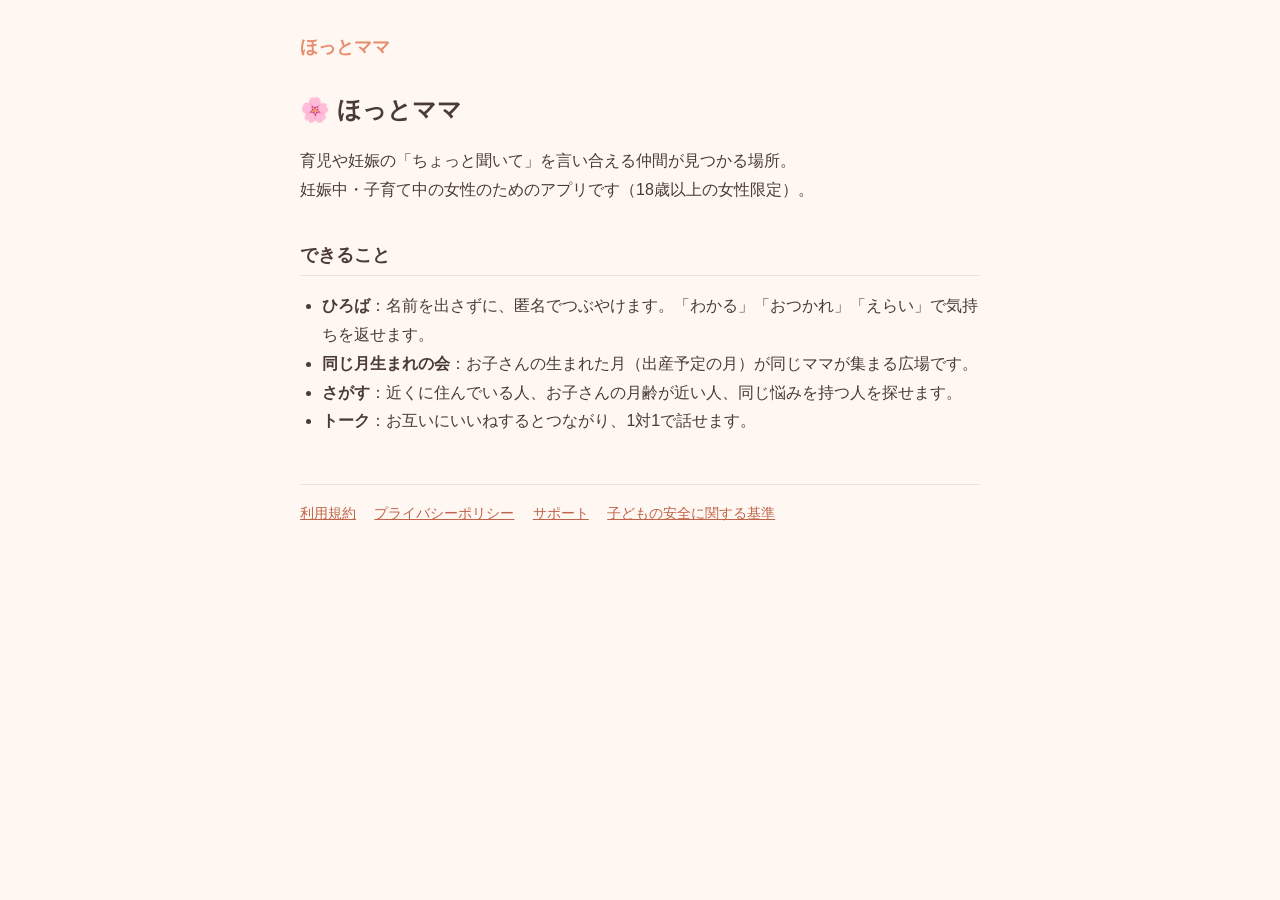
<file: index.html>
<!DOCTYPE html>
<html lang="ja">
<head>
<meta charset="UTF-8">
<meta name="viewport" content="width=device-width, initial-scale=1.0">
<title>ほっとママ</title>
<link rel="stylesheet" href="style.css">
</head>
<body>

<header><a class="brand" href="./">ほっとママ</a></header>

<h1>🌸 ほっとママ</h1>
<p>
育児や妊娠の「ちょっと聞いて」を言い合える仲間が見つかる場所。<br>
妊娠中・子育て中の女性のためのアプリです（18歳以上の女性限定）。
</p>

<h2>できること</h2>
<ul>
  <li><strong>ひろば</strong>：名前を出さずに、匿名でつぶやけます。「わかる」「おつかれ」「えらい」で気持ちを返せます。</li>
  <li><strong>同じ月生まれの会</strong>：お子さんの生まれた月（出産予定の月）が同じママが集まる広場です。</li>
  <li><strong>さがす</strong>：近くに住んでいる人、お子さんの月齢が近い人、同じ悩みを持つ人を探せます。</li>
  <li><strong>トーク</strong>：お互いにいいねするとつながり、1対1で話せます。</li>
</ul>

<footer>
  <a href="terms.html">利用規約</a>
  <a href="privacy.html">プライバシーポリシー</a>
  <a href="support.html">サポート</a>
  <a href="child-safety.html">子どもの安全に関する基準</a>
</footer>

</body>
</html>
</file>
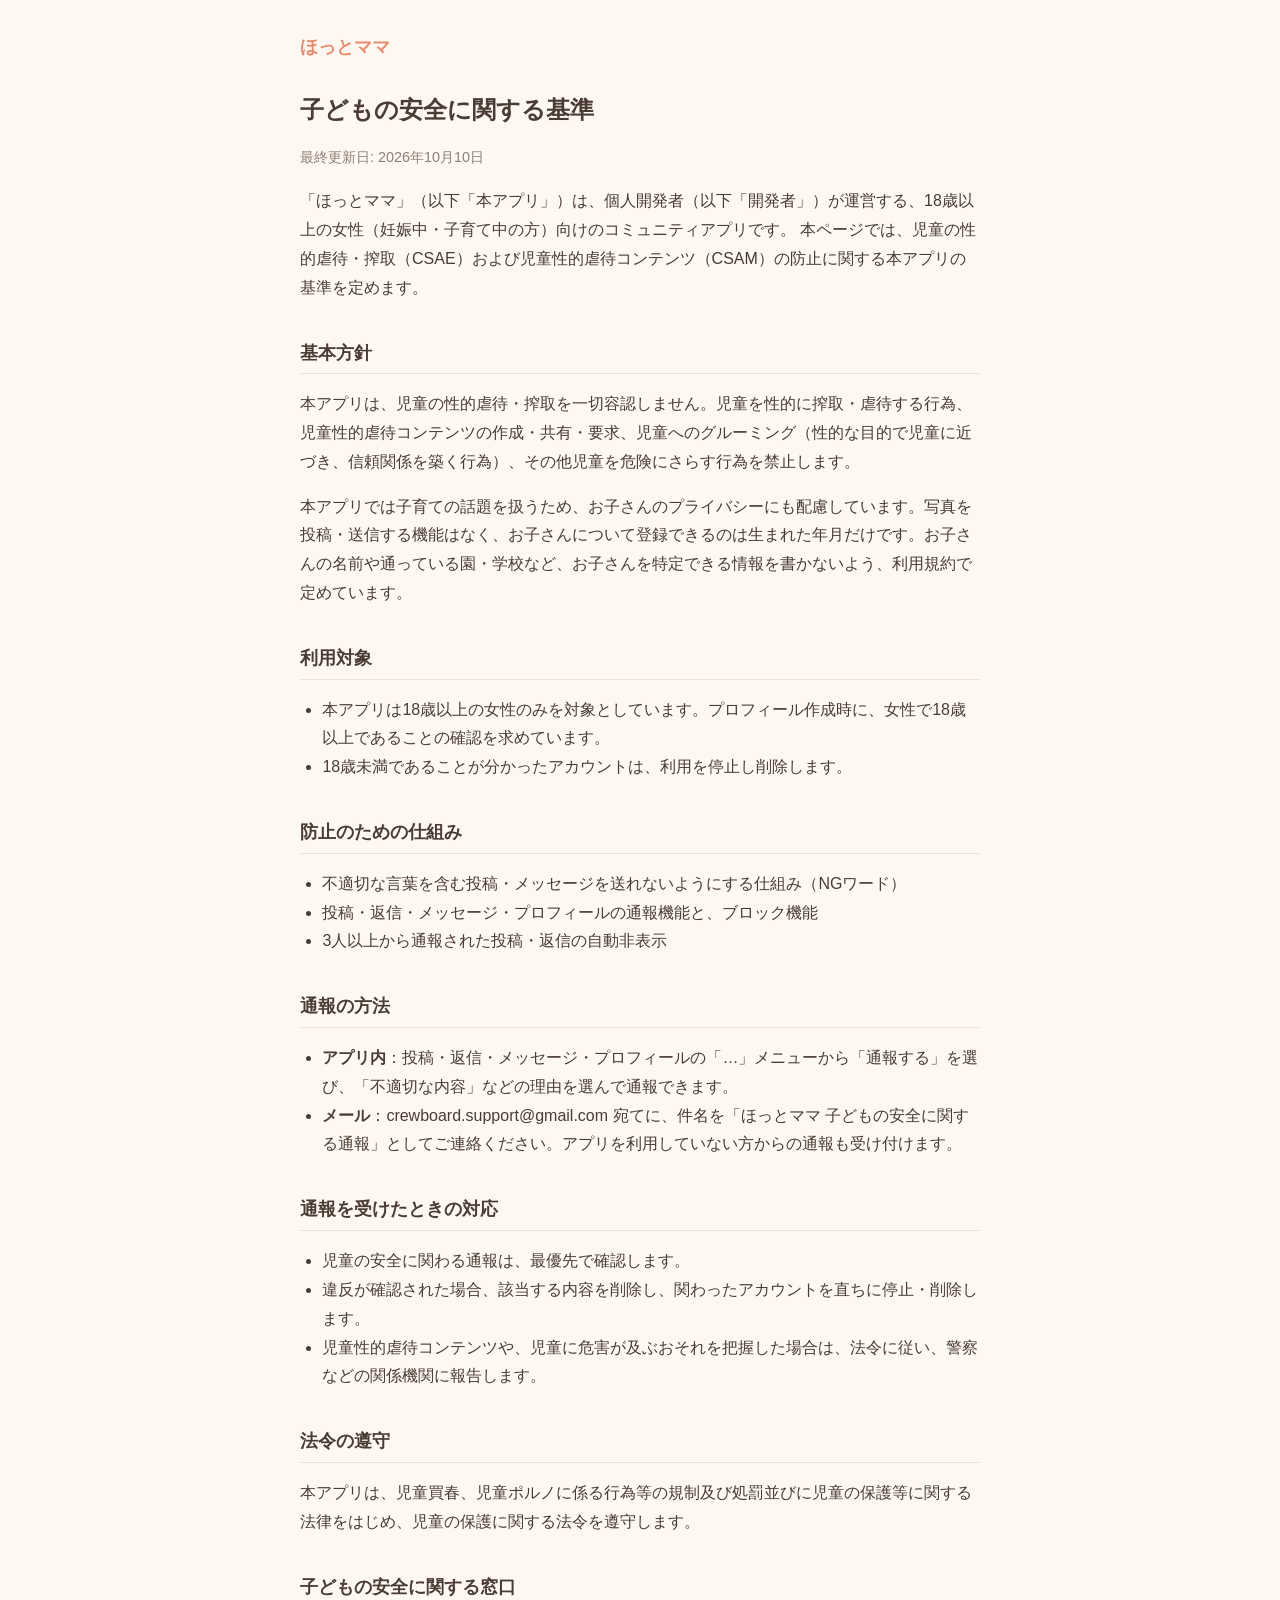
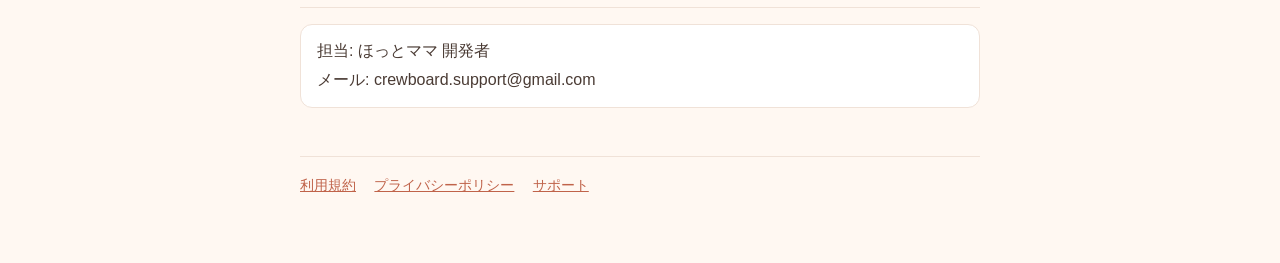
<file: child-safety.html>
<!DOCTYPE html>
<html lang="ja">
<head>
<meta charset="UTF-8">
<meta name="viewport" content="width=device-width, initial-scale=1.0">
<title>子どもの安全に関する基準 | ほっとママ</title>
<link rel="stylesheet" href="style.css">
</head>
<body>

<header><a class="brand" href="./">ほっとママ</a></header>

<h1>子どもの安全に関する基準</h1>
<p class="updated">最終更新日: 2026年10月10日</p>

<p>
「ほっとママ」（以下「本アプリ」）は、個人開発者（以下「開発者」）が運営する、18歳以上の女性（妊娠中・子育て中の方）向けのコミュニティアプリです。
本ページでは、児童の性的虐待・搾取（CSAE）および児童性的虐待コンテンツ（CSAM）の防止に関する本アプリの基準を定めます。
</p>

<h2>基本方針</h2>
<p>
本アプリは、児童の性的虐待・搾取を一切容認しません。児童を性的に搾取・虐待する行為、児童性的虐待コンテンツの作成・共有・要求、児童へのグルーミング（性的な目的で児童に近づき、信頼関係を築く行為）、その他児童を危険にさらす行為を禁止します。
</p>
<p>
本アプリでは子育ての話題を扱うため、お子さんのプライバシーにも配慮しています。写真を投稿・送信する機能はなく、お子さんについて登録できるのは生まれた年月だけです。お子さんの名前や通っている園・学校など、お子さんを特定できる情報を書かないよう、利用規約で定めています。
</p>

<h2>利用対象</h2>
<ul>
  <li>本アプリは18歳以上の女性のみを対象としています。プロフィール作成時に、女性で18歳以上であることの確認を求めています。</li>
  <li>18歳未満であることが分かったアカウントは、利用を停止し削除します。</li>
</ul>

<h2>防止のための仕組み</h2>
<ul>
  <li>不適切な言葉を含む投稿・メッセージを送れないようにする仕組み（NGワード）</li>
  <li>投稿・返信・メッセージ・プロフィールの通報機能と、ブロック機能</li>
  <li>3人以上から通報された投稿・返信の自動非表示</li>
</ul>

<h2>通報の方法</h2>
<ul>
  <li><strong>アプリ内</strong>：投稿・返信・メッセージ・プロフィールの「…」メニューから「通報する」を選び、「不適切な内容」などの理由を選んで通報できます。</li>
  <li><strong>メール</strong>：crewboard.support@gmail.com 宛てに、件名を「ほっとママ 子どもの安全に関する通報」としてご連絡ください。アプリを利用していない方からの通報も受け付けます。</li>
</ul>

<h2>通報を受けたときの対応</h2>
<ul>
  <li>児童の安全に関わる通報は、最優先で確認します。</li>
  <li>違反が確認された場合、該当する内容を削除し、関わったアカウントを直ちに停止・削除します。</li>
  <li>児童性的虐待コンテンツや、児童に危害が及ぶおそれを把握した場合は、法令に従い、警察などの関係機関に報告します。</li>
</ul>

<h2>法令の遵守</h2>
<p>
本アプリは、児童買春、児童ポルノに係る行為等の規制及び処罰並びに児童の保護等に関する法律をはじめ、児童の保護に関する法令を遵守します。
</p>

<h2>子どもの安全に関する窓口</h2>
<p class="box">
担当: ほっとママ 開発者<br>
メール: crewboard.support@gmail.com
</p>

<footer>
  <a href="terms.html">利用規約</a>
  <a href="privacy.html">プライバシーポリシー</a>
  <a href="support.html">サポート</a>
</footer>

</body>
</html>
</file>
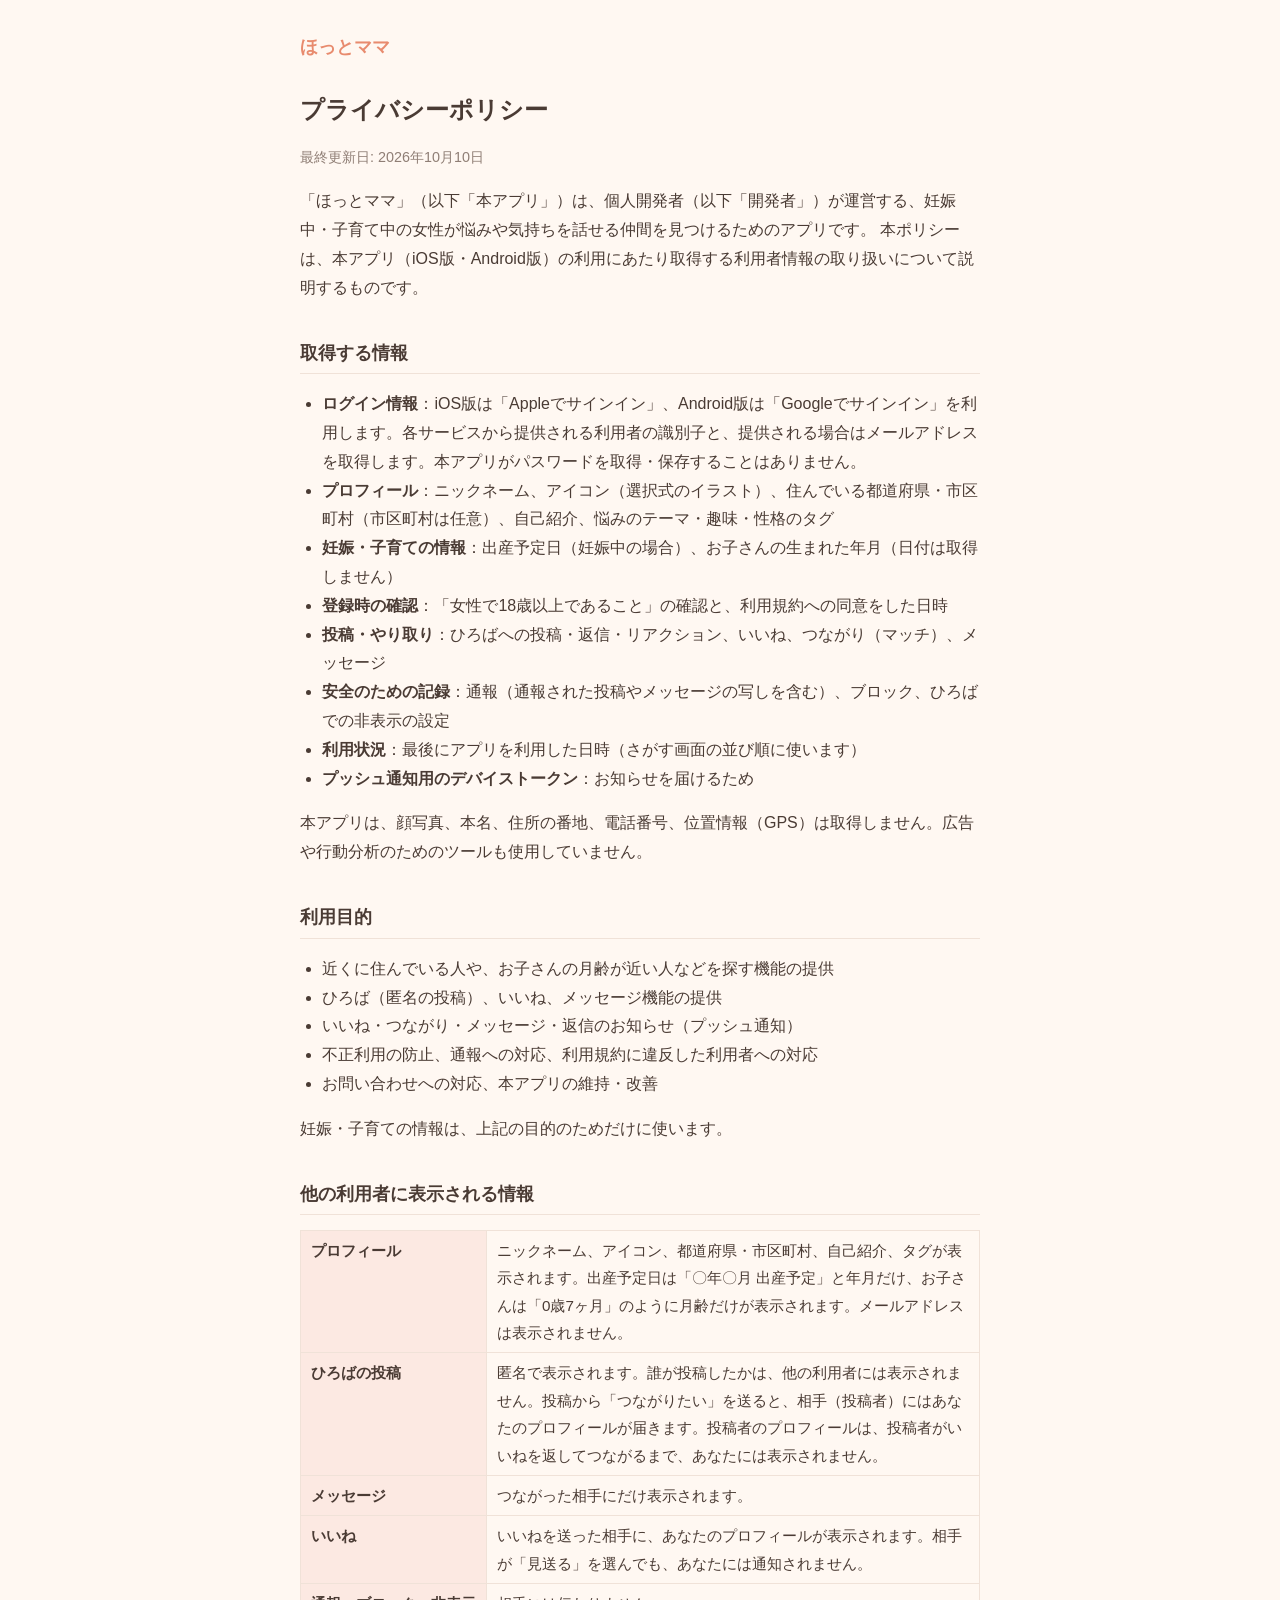
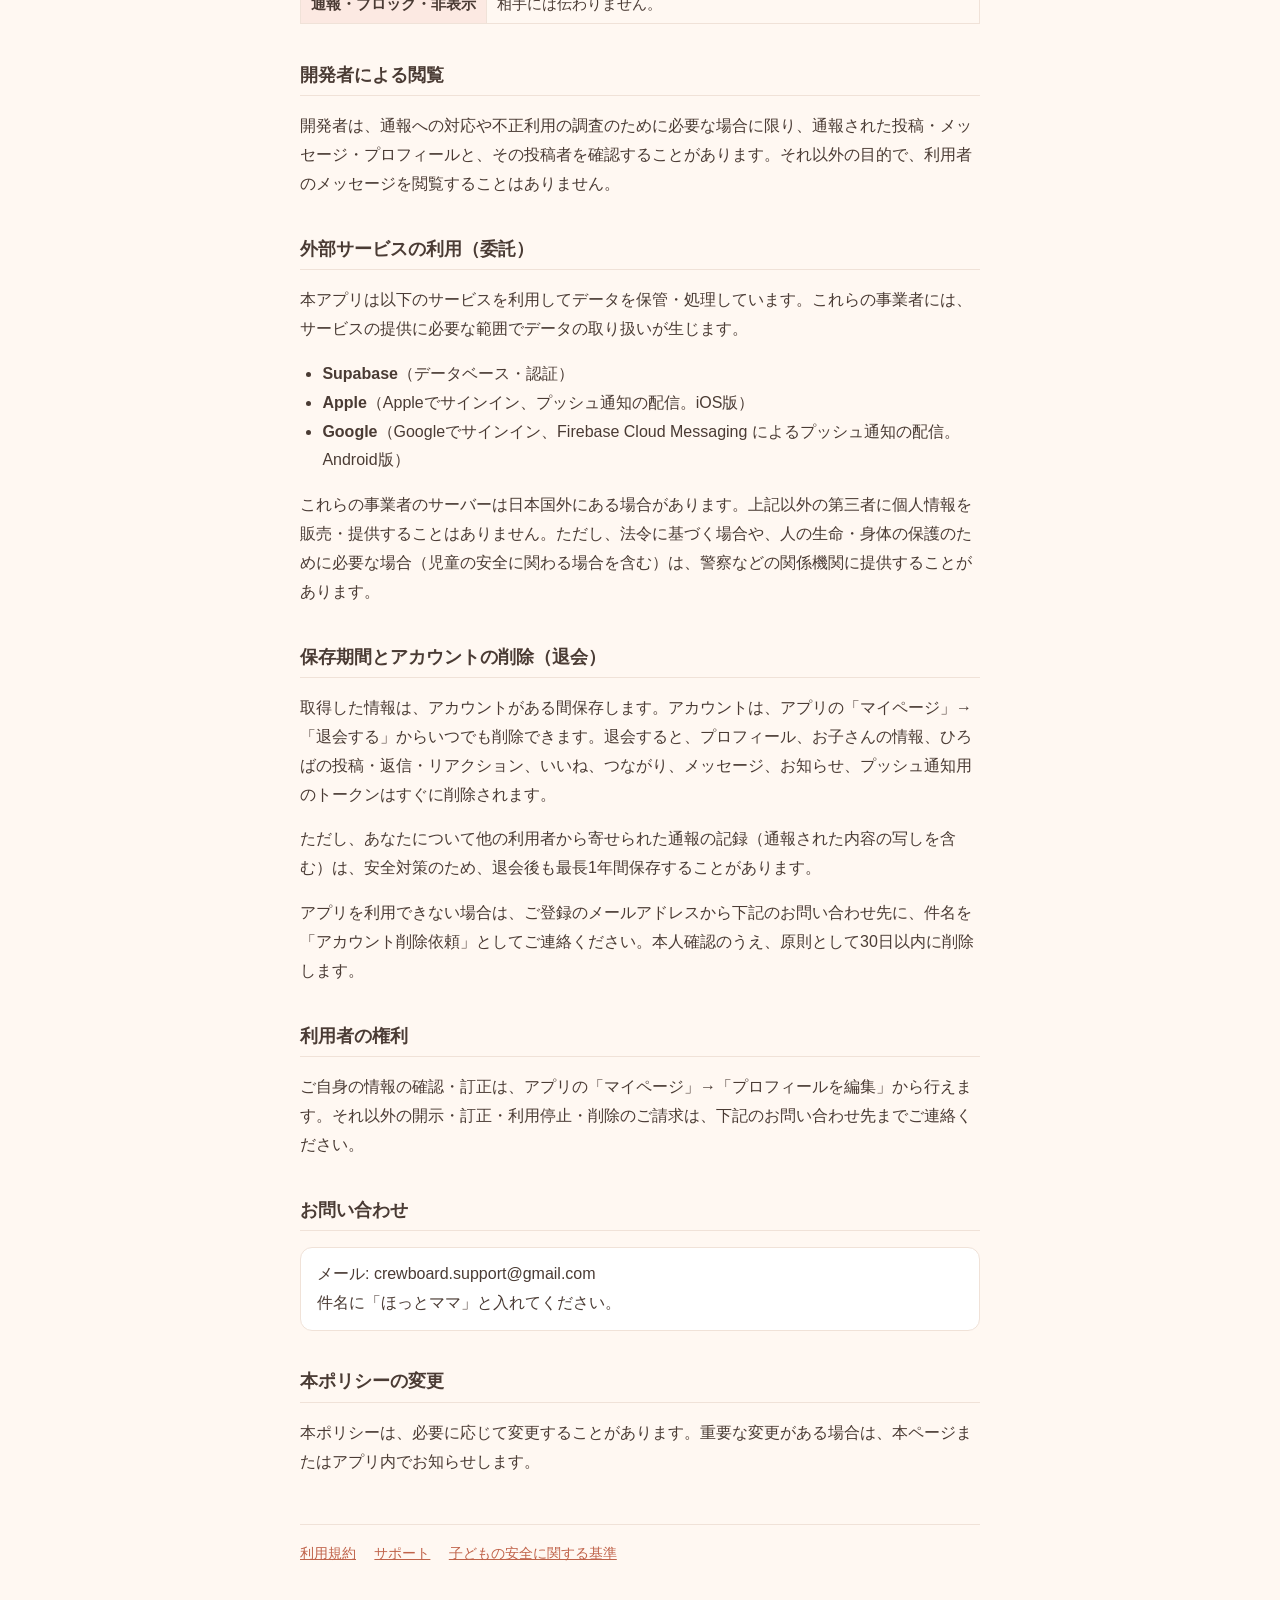
<file: privacy.html>
<!DOCTYPE html>
<html lang="ja">
<head>
<meta charset="UTF-8">
<meta name="viewport" content="width=device-width, initial-scale=1.0">
<title>プライバシーポリシー | ほっとママ</title>
<link rel="stylesheet" href="style.css">
</head>
<body>

<header><a class="brand" href="./">ほっとママ</a></header>

<h1>プライバシーポリシー</h1>
<p class="updated">最終更新日: 2026年10月10日</p>

<p>
「ほっとママ」（以下「本アプリ」）は、個人開発者（以下「開発者」）が運営する、妊娠中・子育て中の女性が悩みや気持ちを話せる仲間を見つけるためのアプリです。
本ポリシーは、本アプリ（iOS版・Android版）の利用にあたり取得する利用者情報の取り扱いについて説明するものです。
</p>

<h2>取得する情報</h2>
<ul>
  <li><strong>ログイン情報</strong>：iOS版は「Appleでサインイン」、Android版は「Googleでサインイン」を利用します。各サービスから提供される利用者の識別子と、提供される場合はメールアドレスを取得します。本アプリがパスワードを取得・保存することはありません。</li>
  <li><strong>プロフィール</strong>：ニックネーム、アイコン（選択式のイラスト）、住んでいる都道府県・市区町村（市区町村は任意）、自己紹介、悩みのテーマ・趣味・性格のタグ</li>
  <li><strong>妊娠・子育ての情報</strong>：出産予定日（妊娠中の場合）、お子さんの生まれた年月（日付は取得しません）</li>
  <li><strong>登録時の確認</strong>：「女性で18歳以上であること」の確認と、利用規約への同意をした日時</li>
  <li><strong>投稿・やり取り</strong>：ひろばへの投稿・返信・リアクション、いいね、つながり（マッチ）、メッセージ</li>
  <li><strong>安全のための記録</strong>：通報（通報された投稿やメッセージの写しを含む）、ブロック、ひろばでの非表示の設定</li>
  <li><strong>利用状況</strong>：最後にアプリを利用した日時（さがす画面の並び順に使います）</li>
  <li><strong>プッシュ通知用のデバイストークン</strong>：お知らせを届けるため</li>
</ul>
<p>本アプリは、顔写真、本名、住所の番地、電話番号、位置情報（GPS）は取得しません。広告や行動分析のためのツールも使用していません。</p>

<h2>利用目的</h2>
<ul>
  <li>近くに住んでいる人や、お子さんの月齢が近い人などを探す機能の提供</li>
  <li>ひろば（匿名の投稿）、いいね、メッセージ機能の提供</li>
  <li>いいね・つながり・メッセージ・返信のお知らせ（プッシュ通知）</li>
  <li>不正利用の防止、通報への対応、利用規約に違反した利用者への対応</li>
  <li>お問い合わせへの対応、本アプリの維持・改善</li>
</ul>
<p>妊娠・子育ての情報は、上記の目的のためだけに使います。</p>

<h2>他の利用者に表示される情報</h2>
<table>
  <tr><th>プロフィール</th><td>ニックネーム、アイコン、都道府県・市区町村、自己紹介、タグが表示されます。出産予定日は「〇年〇月 出産予定」と年月だけ、お子さんは「0歳7ヶ月」のように月齢だけが表示されます。メールアドレスは表示されません。</td></tr>
  <tr><th>ひろばの投稿</th><td>匿名で表示されます。誰が投稿したかは、他の利用者には表示されません。投稿から「つながりたい」を送ると、相手（投稿者）にはあなたのプロフィールが届きます。投稿者のプロフィールは、投稿者がいいねを返してつながるまで、あなたには表示されません。</td></tr>
  <tr><th>メッセージ</th><td>つながった相手にだけ表示されます。</td></tr>
  <tr><th>いいね</th><td>いいねを送った相手に、あなたのプロフィールが表示されます。相手が「見送る」を選んでも、あなたには通知されません。</td></tr>
  <tr><th>通報・ブロック・非表示</th><td>相手には伝わりません。</td></tr>
</table>

<h2>開発者による閲覧</h2>
<p>
開発者は、通報への対応や不正利用の調査のために必要な場合に限り、通報された投稿・メッセージ・プロフィールと、その投稿者を確認することがあります。それ以外の目的で、利用者のメッセージを閲覧することはありません。
</p>

<h2>外部サービスの利用（委託）</h2>
<p>本アプリは以下のサービスを利用してデータを保管・処理しています。これらの事業者には、サービスの提供に必要な範囲でデータの取り扱いが生じます。</p>
<ul>
  <li><strong>Supabase</strong>（データベース・認証）</li>
  <li><strong>Apple</strong>（Appleでサインイン、プッシュ通知の配信。iOS版）</li>
  <li><strong>Google</strong>（Googleでサインイン、Firebase Cloud Messaging によるプッシュ通知の配信。Android版）</li>
</ul>
<p>これらの事業者のサーバーは日本国外にある場合があります。上記以外の第三者に個人情報を販売・提供することはありません。ただし、法令に基づく場合や、人の生命・身体の保護のために必要な場合（児童の安全に関わる場合を含む）は、警察などの関係機関に提供することがあります。</p>

<h2 id="delete-account">保存期間とアカウントの削除（退会）</h2>
<p>
取得した情報は、アカウントがある間保存します。アカウントは、アプリの「マイページ」→「退会する」からいつでも削除できます。退会すると、プロフィール、お子さんの情報、ひろばの投稿・返信・リアクション、いいね、つながり、メッセージ、お知らせ、プッシュ通知用のトークンはすぐに削除されます。
</p>
<p>
ただし、あなたについて他の利用者から寄せられた通報の記録（通報された内容の写しを含む）は、安全対策のため、退会後も最長1年間保存することがあります。
</p>
<p>
アプリを利用できない場合は、ご登録のメールアドレスから下記のお問い合わせ先に、件名を「アカウント削除依頼」としてご連絡ください。本人確認のうえ、原則として30日以内に削除します。
</p>

<h2>利用者の権利</h2>
<p>
ご自身の情報の確認・訂正は、アプリの「マイページ」→「プロフィールを編集」から行えます。それ以外の開示・訂正・利用停止・削除のご請求は、下記のお問い合わせ先までご連絡ください。
</p>

<h2>お問い合わせ</h2>
<p class="box">
メール: crewboard.support@gmail.com<br>
件名に「ほっとママ」と入れてください。
</p>

<h2>本ポリシーの変更</h2>
<p>
本ポリシーは、必要に応じて変更することがあります。重要な変更がある場合は、本ページまたはアプリ内でお知らせします。
</p>

<footer>
  <a href="terms.html">利用規約</a>
  <a href="support.html">サポート</a>
  <a href="child-safety.html">子どもの安全に関する基準</a>
</footer>

</body>
</html>
</file>
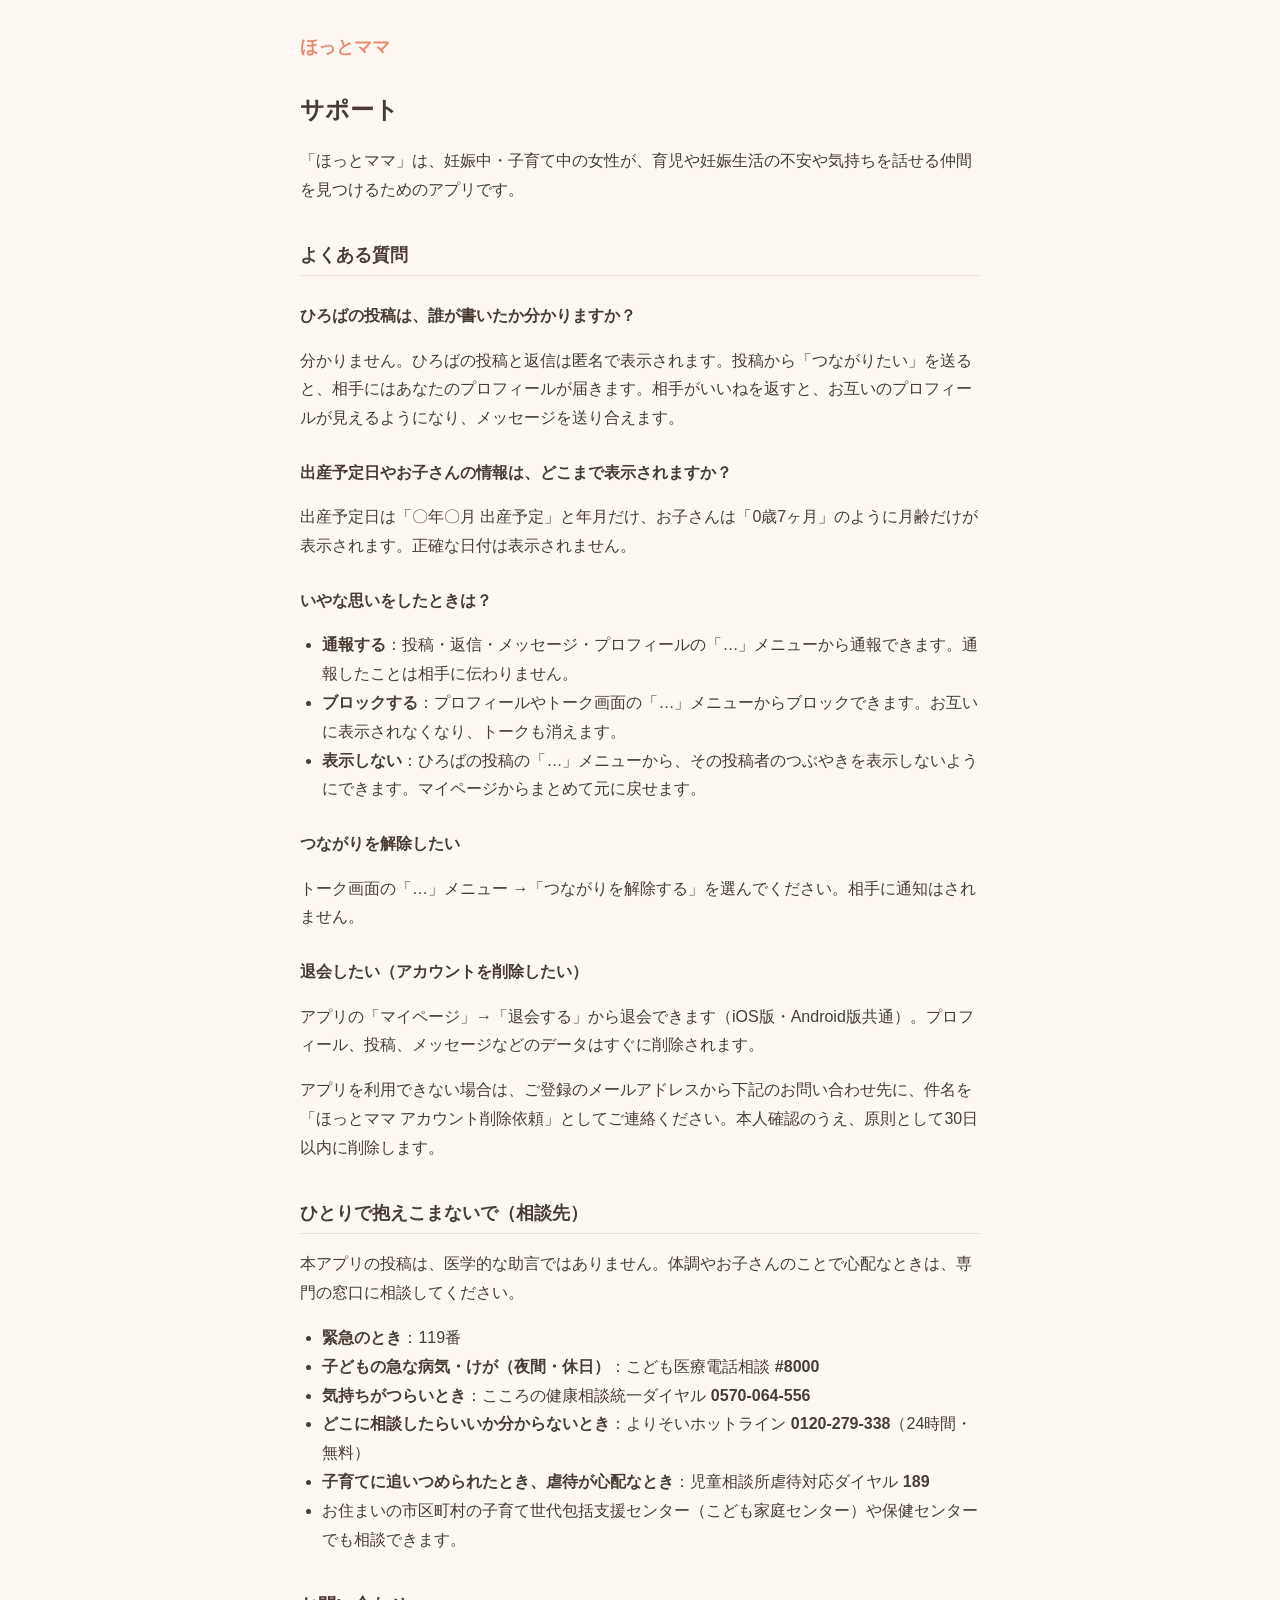
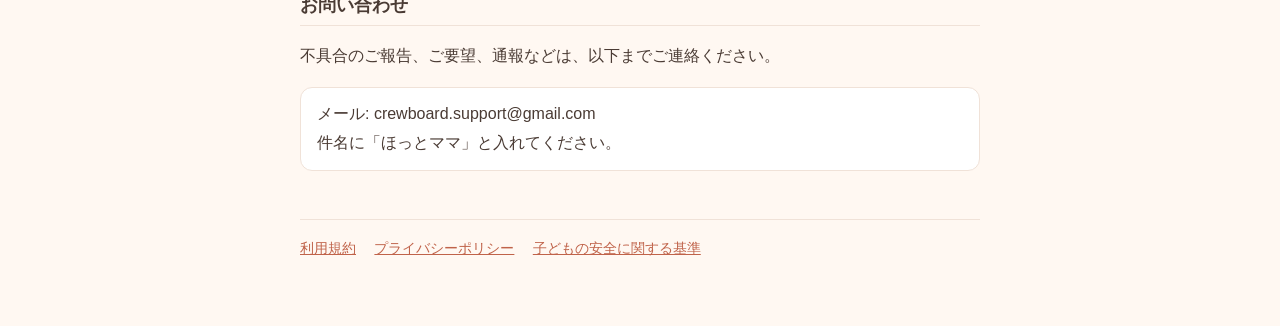
<file: support.html>
<!DOCTYPE html>
<html lang="ja">
<head>
<meta charset="UTF-8">
<meta name="viewport" content="width=device-width, initial-scale=1.0">
<title>サポート | ほっとママ</title>
<link rel="stylesheet" href="style.css">
</head>
<body>

<header><a class="brand" href="./">ほっとママ</a></header>

<h1>サポート</h1>

<p>
「ほっとママ」は、妊娠中・子育て中の女性が、育児や妊娠生活の不安や気持ちを話せる仲間を見つけるためのアプリです。
</p>

<h2>よくある質問</h2>

<h3>ひろばの投稿は、誰が書いたか分かりますか？</h3>
<p>
分かりません。ひろばの投稿と返信は匿名で表示されます。投稿から「つながりたい」を送ると、相手にはあなたのプロフィールが届きます。相手がいいねを返すと、お互いのプロフィールが見えるようになり、メッセージを送り合えます。
</p>

<h3>出産予定日やお子さんの情報は、どこまで表示されますか？</h3>
<p>
出産予定日は「〇年〇月 出産予定」と年月だけ、お子さんは「0歳7ヶ月」のように月齢だけが表示されます。正確な日付は表示されません。
</p>

<h3>いやな思いをしたときは？</h3>
<ul>
  <li><strong>通報する</strong>：投稿・返信・メッセージ・プロフィールの「…」メニューから通報できます。通報したことは相手に伝わりません。</li>
  <li><strong>ブロックする</strong>：プロフィールやトーク画面の「…」メニューからブロックできます。お互いに表示されなくなり、トークも消えます。</li>
  <li><strong>表示しない</strong>：ひろばの投稿の「…」メニューから、その投稿者のつぶやきを表示しないようにできます。マイページからまとめて元に戻せます。</li>
</ul>

<h3>つながりを解除したい</h3>
<p>トーク画面の「…」メニュー →「つながりを解除する」を選んでください。相手に通知はされません。</p>

<h3 id="delete-account">退会したい（アカウントを削除したい）</h3>
<p>
アプリの「マイページ」→「退会する」から退会できます（iOS版・Android版共通）。プロフィール、投稿、メッセージなどのデータはすぐに削除されます。
</p>
<p>
アプリを利用できない場合は、ご登録のメールアドレスから下記のお問い合わせ先に、件名を「ほっとママ アカウント削除依頼」としてご連絡ください。本人確認のうえ、原則として30日以内に削除します。
</p>

<h2 id="helplines">ひとりで抱えこまないで（相談先）</h2>
<p>本アプリの投稿は、医学的な助言ではありません。体調やお子さんのことで心配なときは、専門の窓口に相談してください。</p>
<ul>
  <li><strong>緊急のとき</strong>：119番</li>
  <li><strong>子どもの急な病気・けが（夜間・休日）</strong>：こども医療電話相談 <strong>#8000</strong></li>
  <li><strong>気持ちがつらいとき</strong>：こころの健康相談統一ダイヤル <strong>0570-064-556</strong></li>
  <li><strong>どこに相談したらいいか分からないとき</strong>：よりそいホットライン <strong>0120-279-338</strong>（24時間・無料）</li>
  <li><strong>子育てに追いつめられたとき、虐待が心配なとき</strong>：児童相談所虐待対応ダイヤル <strong>189</strong></li>
  <li>お住まいの市区町村の子育て世代包括支援センター（こども家庭センター）や保健センターでも相談できます。</li>
</ul>

<h2>お問い合わせ</h2>
<p>不具合のご報告、ご要望、通報などは、以下までご連絡ください。</p>
<p class="box">
メール: crewboard.support@gmail.com<br>
件名に「ほっとママ」と入れてください。
</p>

<footer>
  <a href="terms.html">利用規約</a>
  <a href="privacy.html">プライバシーポリシー</a>
  <a href="child-safety.html">子どもの安全に関する基準</a>
</footer>

</body>
</html>
</file>
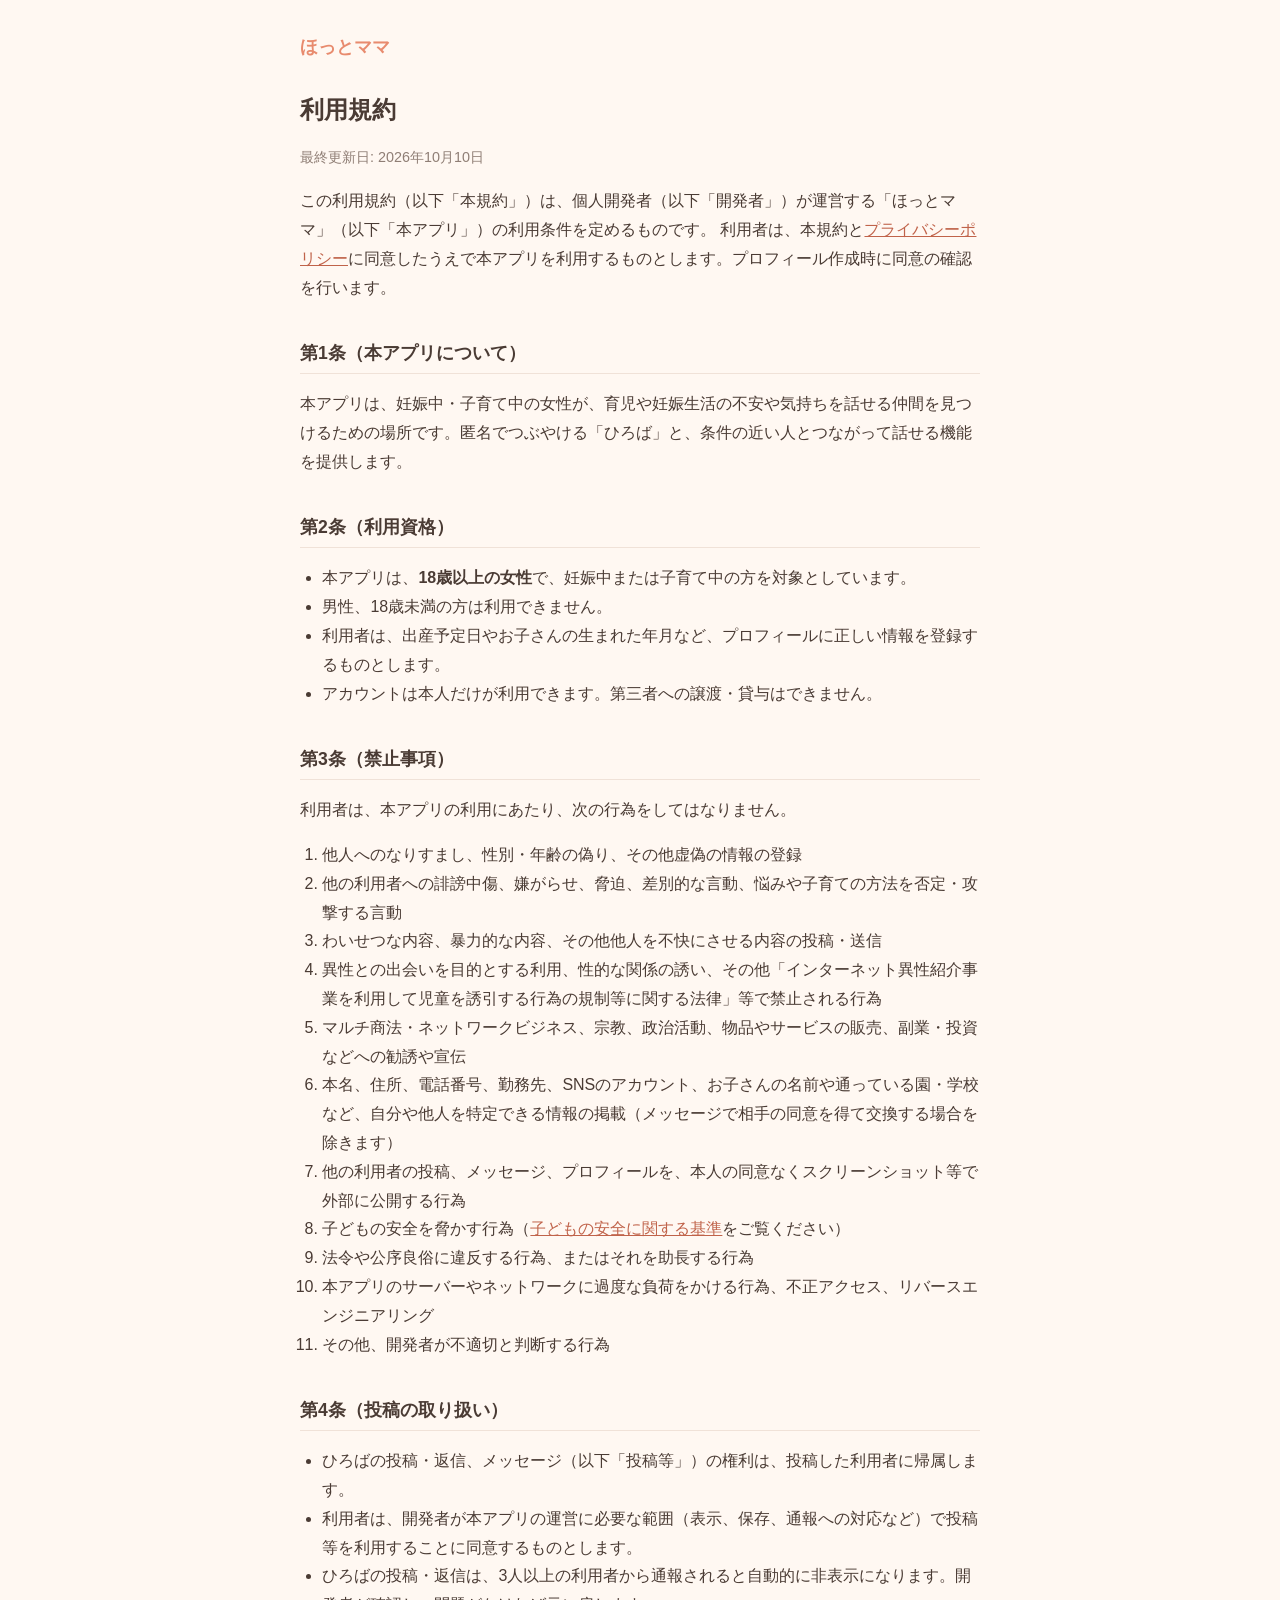
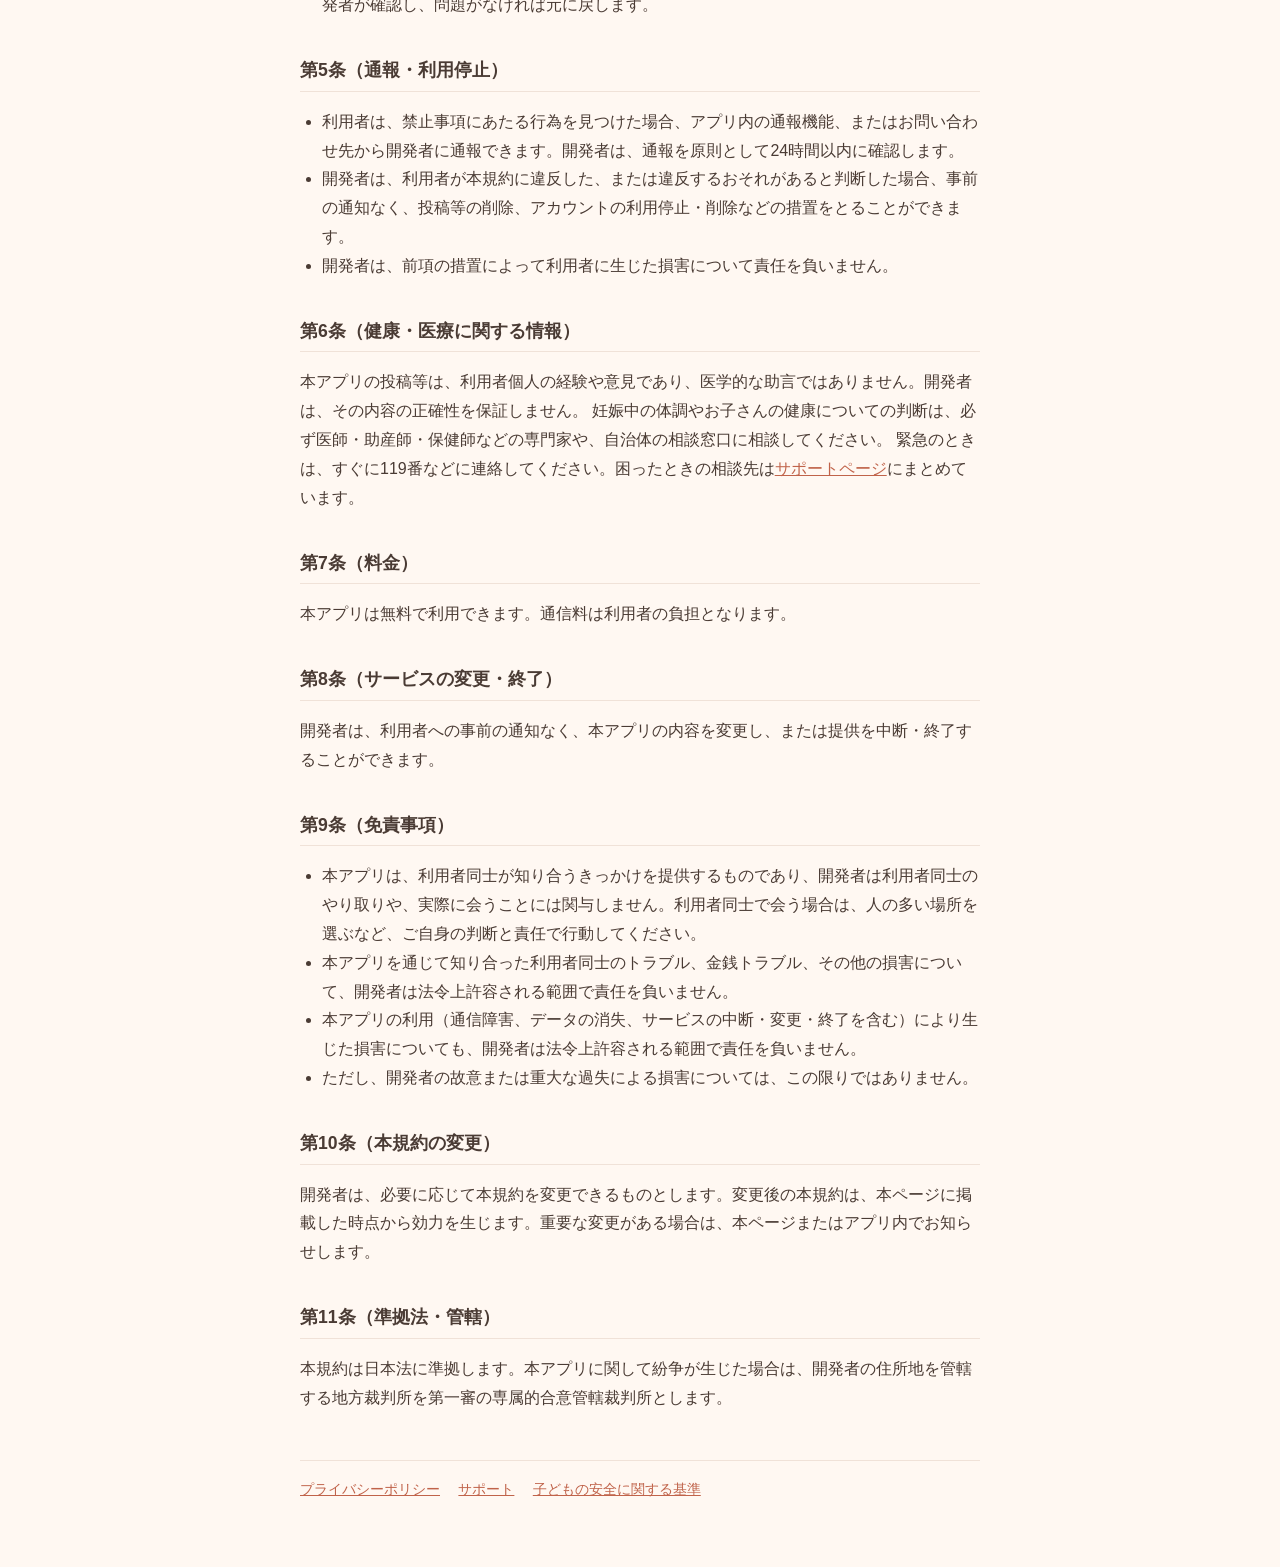
<file: terms.html>
<!DOCTYPE html>
<html lang="ja">
<head>
<meta charset="UTF-8">
<meta name="viewport" content="width=device-width, initial-scale=1.0">
<title>利用規約 | ほっとママ</title>
<link rel="stylesheet" href="style.css">
</head>
<body>

<header><a class="brand" href="./">ほっとママ</a></header>

<h1>利用規約</h1>
<p class="updated">最終更新日: 2026年10月10日</p>

<p>
この利用規約（以下「本規約」）は、個人開発者（以下「開発者」）が運営する「ほっとママ」（以下「本アプリ」）の利用条件を定めるものです。
利用者は、本規約と<a href="privacy.html">プライバシーポリシー</a>に同意したうえで本アプリを利用するものとします。プロフィール作成時に同意の確認を行います。
</p>

<h2>第1条（本アプリについて）</h2>
<p>
本アプリは、妊娠中・子育て中の女性が、育児や妊娠生活の不安や気持ちを話せる仲間を見つけるための場所です。匿名でつぶやける「ひろば」と、条件の近い人とつながって話せる機能を提供します。
</p>

<h2>第2条（利用資格）</h2>
<ul>
  <li>本アプリは、<strong>18歳以上の女性</strong>で、妊娠中または子育て中の方を対象としています。</li>
  <li>男性、18歳未満の方は利用できません。</li>
  <li>利用者は、出産予定日やお子さんの生まれた年月など、プロフィールに正しい情報を登録するものとします。</li>
  <li>アカウントは本人だけが利用できます。第三者への譲渡・貸与はできません。</li>
</ul>

<h2>第3条（禁止事項）</h2>
<p>利用者は、本アプリの利用にあたり、次の行為をしてはなりません。</p>
<ol>
  <li>他人へのなりすまし、性別・年齢の偽り、その他虚偽の情報の登録</li>
  <li>他の利用者への誹謗中傷、嫌がらせ、脅迫、差別的な言動、悩みや子育ての方法を否定・攻撃する言動</li>
  <li>わいせつな内容、暴力的な内容、その他他人を不快にさせる内容の投稿・送信</li>
  <li>異性との出会いを目的とする利用、性的な関係の誘い、その他「インターネット異性紹介事業を利用して児童を誘引する行為の規制等に関する法律」等で禁止される行為</li>
  <li>マルチ商法・ネットワークビジネス、宗教、政治活動、物品やサービスの販売、副業・投資などへの勧誘や宣伝</li>
  <li>本名、住所、電話番号、勤務先、SNSのアカウント、お子さんの名前や通っている園・学校など、自分や他人を特定できる情報の掲載（メッセージで相手の同意を得て交換する場合を除きます）</li>
  <li>他の利用者の投稿、メッセージ、プロフィールを、本人の同意なくスクリーンショット等で外部に公開する行為</li>
  <li>子どもの安全を脅かす行為（<a href="child-safety.html">子どもの安全に関する基準</a>をご覧ください）</li>
  <li>法令や公序良俗に違反する行為、またはそれを助長する行為</li>
  <li>本アプリのサーバーやネットワークに過度な負荷をかける行為、不正アクセス、リバースエンジニアリング</li>
  <li>その他、開発者が不適切と判断する行為</li>
</ol>

<h2>第4条（投稿の取り扱い）</h2>
<ul>
  <li>ひろばの投稿・返信、メッセージ（以下「投稿等」）の権利は、投稿した利用者に帰属します。</li>
  <li>利用者は、開発者が本アプリの運営に必要な範囲（表示、保存、通報への対応など）で投稿等を利用することに同意するものとします。</li>
  <li>ひろばの投稿・返信は、3人以上の利用者から通報されると自動的に非表示になります。開発者が確認し、問題がなければ元に戻します。</li>
</ul>

<h2>第5条（通報・利用停止）</h2>
<ul>
  <li>利用者は、禁止事項にあたる行為を見つけた場合、アプリ内の通報機能、またはお問い合わせ先から開発者に通報できます。開発者は、通報を原則として24時間以内に確認します。</li>
  <li>開発者は、利用者が本規約に違反した、または違反するおそれがあると判断した場合、事前の通知なく、投稿等の削除、アカウントの利用停止・削除などの措置をとることができます。</li>
  <li>開発者は、前項の措置によって利用者に生じた損害について責任を負いません。</li>
</ul>

<h2>第6条（健康・医療に関する情報）</h2>
<p>
本アプリの投稿等は、利用者個人の経験や意見であり、医学的な助言ではありません。開発者は、その内容の正確性を保証しません。
妊娠中の体調やお子さんの健康についての判断は、必ず医師・助産師・保健師などの専門家や、自治体の相談窓口に相談してください。
緊急のときは、すぐに119番などに連絡してください。困ったときの相談先は<a href="support.html#helplines">サポートページ</a>にまとめています。
</p>

<h2>第7条（料金）</h2>
<p>本アプリは無料で利用できます。通信料は利用者の負担となります。</p>

<h2>第8条（サービスの変更・終了）</h2>
<p>開発者は、利用者への事前の通知なく、本アプリの内容を変更し、または提供を中断・終了することができます。</p>

<h2>第9条（免責事項）</h2>
<ul>
  <li>本アプリは、利用者同士が知り合うきっかけを提供するものであり、開発者は利用者同士のやり取りや、実際に会うことには関与しません。利用者同士で会う場合は、人の多い場所を選ぶなど、ご自身の判断と責任で行動してください。</li>
  <li>本アプリを通じて知り合った利用者同士のトラブル、金銭トラブル、その他の損害について、開発者は法令上許容される範囲で責任を負いません。</li>
  <li>本アプリの利用（通信障害、データの消失、サービスの中断・変更・終了を含む）により生じた損害についても、開発者は法令上許容される範囲で責任を負いません。</li>
  <li>ただし、開発者の故意または重大な過失による損害については、この限りではありません。</li>
</ul>

<h2>第10条（本規約の変更）</h2>
<p>
開発者は、必要に応じて本規約を変更できるものとします。変更後の本規約は、本ページに掲載した時点から効力を生じます。重要な変更がある場合は、本ページまたはアプリ内でお知らせします。
</p>

<h2>第11条（準拠法・管轄）</h2>
<p>
本規約は日本法に準拠します。本アプリに関して紛争が生じた場合は、開発者の住所地を管轄する地方裁判所を第一審の専属的合意管轄裁判所とします。
</p>

<footer>
  <a href="privacy.html">プライバシーポリシー</a>
  <a href="support.html">サポート</a>
  <a href="child-safety.html">子どもの安全に関する基準</a>
</footer>

</body>
</html>
</file>
<file: style.css>
:root {
  --bg: #FFF8F2;
  --card: #FFFFFF;
  --border: #F0E2D8;
  --coral: #E88B6E;
  --text: #4A3B34;
  --muted: #8F7E75;
}
* { box-sizing: border-box; }
body {
  font-family: -apple-system, BlinkMacSystemFont, "Hiragino Sans", "Hiragino Kaku Gothic ProN", "Noto Sans JP", sans-serif;
  line-height: 1.8;
  max-width: 720px;
  margin: 0 auto;
  padding: 32px 20px 64px;
  color: var(--text);
  background: var(--bg);
}
header { margin-bottom: 24px; }
header a.brand { color: var(--coral); font-weight: bold; text-decoration: none; font-size: 1.1em; }
h1 { font-size: 1.5em; margin: 0.4em 0; }
h2 { font-size: 1.1em; margin-top: 2em; padding-bottom: 4px; border-bottom: 1px solid var(--border); }
h3 { font-size: 1em; margin-top: 1.6em; }
ul, ol { padding-left: 1.4em; }
a { color: #C0634A; }
.updated { color: var(--muted); font-size: 0.9em; }
.box { background: var(--card); border: 1px solid var(--border); border-radius: 12px; padding: 12px 16px; }
footer { margin-top: 48px; padding-top: 16px; border-top: 1px solid var(--border); font-size: 0.9em; color: var(--muted); }
footer a { margin-right: 1em; }
table { border-collapse: collapse; width: 100%; font-size: 0.95em; }
th, td { border: 1px solid var(--border); padding: 6px 10px; text-align: left; vertical-align: top; }
th { background: #FCE9E2; white-space: nowrap; }
</file>
